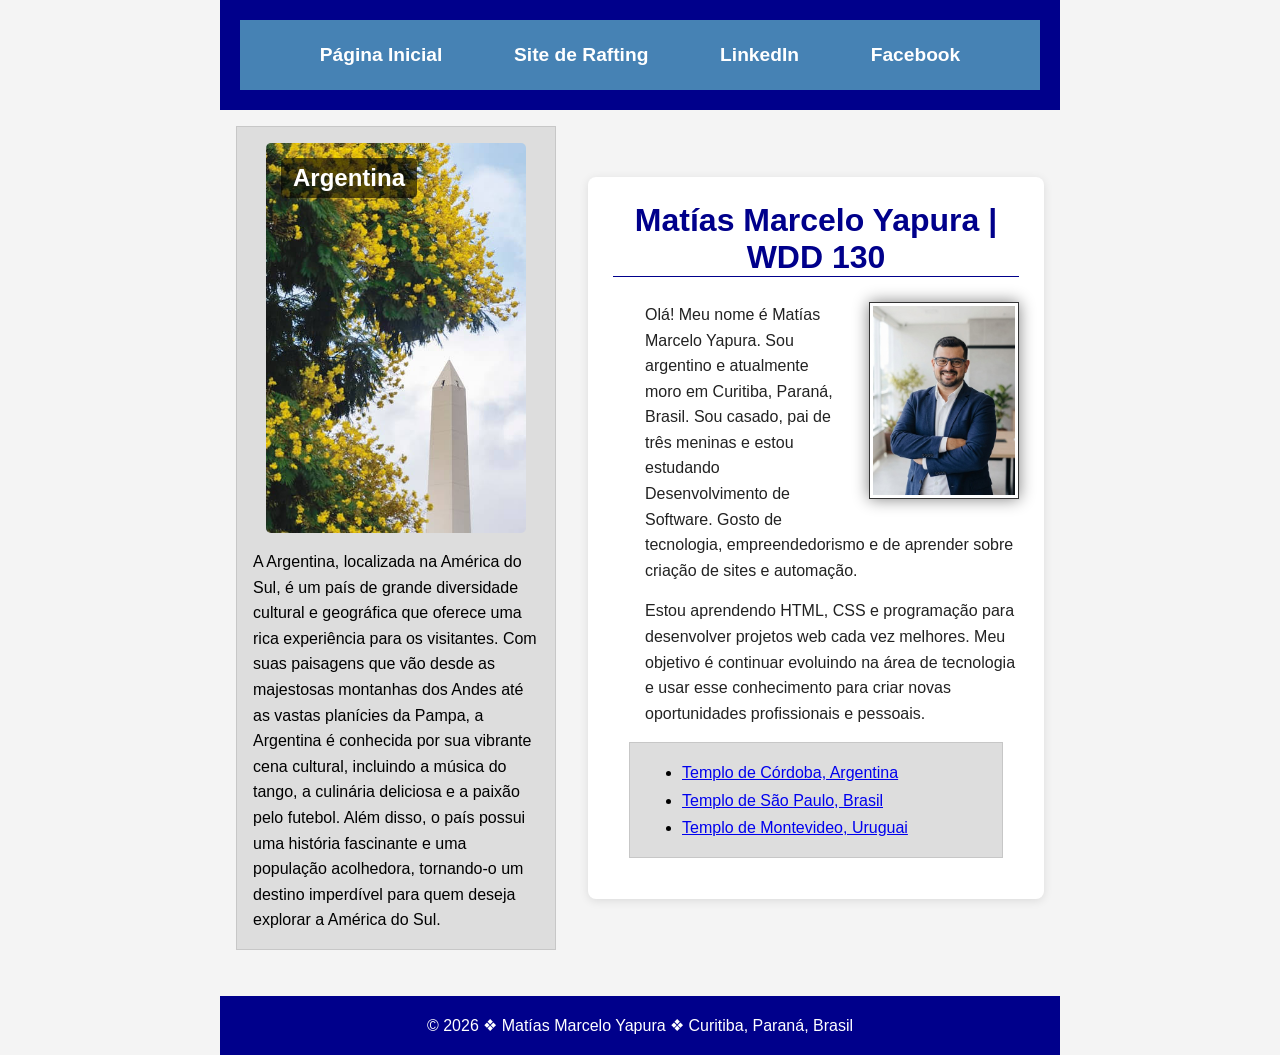
<file: index.html>
<!DOCTYPE html>
<html lang="pt-br">

<head>
    <meta charset="utf-8">
    <meta name="viewport" content="width=device-width, initial-scale=1.0">

    <title>Matías Marcelo Yapura | WDD 130</title>

    <meta name="description"
        content="Página pessoal de Matías Marcelo Yapura criada para o curso WDD 130, com o objetivo de apresentar o aluno e seus projetos de desenvolvimento web.">

    <meta name="author" content="Matías Marcelo Yapura">

    <link rel="stylesheet" href="estilos/estilos.css">
</head>

<body>

    <header>
        <nav>
            <a href="#" aria-current="page">Página Inicial</a>
            <a href="wwr/">Site de Rafting</a>
            <a href="https://linkedin.com" target="_blank">LinkedIn</a>
            <a href="https://facebook.com" target="_blank">Facebook</a>
        </nav>
    </header>

    <div class="grid">

        <main>

            <h1>Matías Marcelo Yapura | WDD 130</h1>

            <img src="imagens/perfil.jpg" alt="Olá, meu nome é Matías Marcelo Yapura" width="200">

            <p class="identacao">
                Olá! Meu nome é Matías Marcelo Yapura. Sou argentino e atualmente
                moro em Curitiba, Paraná, Brasil. Sou casado, pai de três meninas
                e estou estudando Desenvolvimento de Software. Gosto de tecnologia,
                empreendedorismo e de aprender sobre criação de sites e automação.
            </p>

            <p class="identacao">
                Estou aprendendo HTML, CSS e programação para desenvolver projetos
                web cada vez melhores. Meu objetivo é continuar evoluindo na área
                de tecnologia e usar esse conhecimento para criar novas
                oportunidades profissionais e pessoais.
            </p>

            <ul class="caixa identacao">
                <li>
                    <a href="https://churchofjesuschristtemples.org/cordoba-argentina-temple/" target="_blank">
                        Templo de Córdoba, Argentina
                    </a>
                </li>

                <li>
                    <a href="https://churchofjesuschristtemples.org/sao-paulo-brazil-temple/" target="_blank">
                        Templo de São Paulo, Brasil
                    </a>
                </li>

                <li>
                    <a href="https://churchofjesuschristtemples.org/montevideo-uruguay-temple/" target="_blank">
                        Templo de Montevideo, Uruguai
                    </a>
                </li>
            </ul>

        </main>

        <aside class="caixa">
            <div class="argentina-conteudo">
                <div class="argentina-imagem">
                    <h2>Argentina</h2>

                    <img src="imagens/argentina_representativa.jpg" alt="Paisagem representativa da Argentina">
                </div>

                <p class="identacao">
                    A Argentina, localizada na América do Sul, é um país de grande diversidade
                    cultural e geográfica que oferece uma rica experiência para os visitantes.
                    Com suas paisagens que vão desde as majestosas montanhas dos Andes até as vastas planícies da Pampa,
                    a Argentina é conhecida por sua vibrante cena cultural,
                    incluindo a música do tango, a culinária deliciosa e a paixão pelo futebol.
                    Além disso, o país possui uma história fascinante e uma população acolhedora,
                    tornando-o um destino imperdível para quem deseja explorar a América do Sul.
                </p>

            </div>
        </aside>
    </div>

    <footer>
        <p>
            &copy; 2026 ❖ Matías Marcelo Yapura ❖ Curitiba, Paraná, Brasil
        </p>
    </footer>

</body>

</html>
</file>
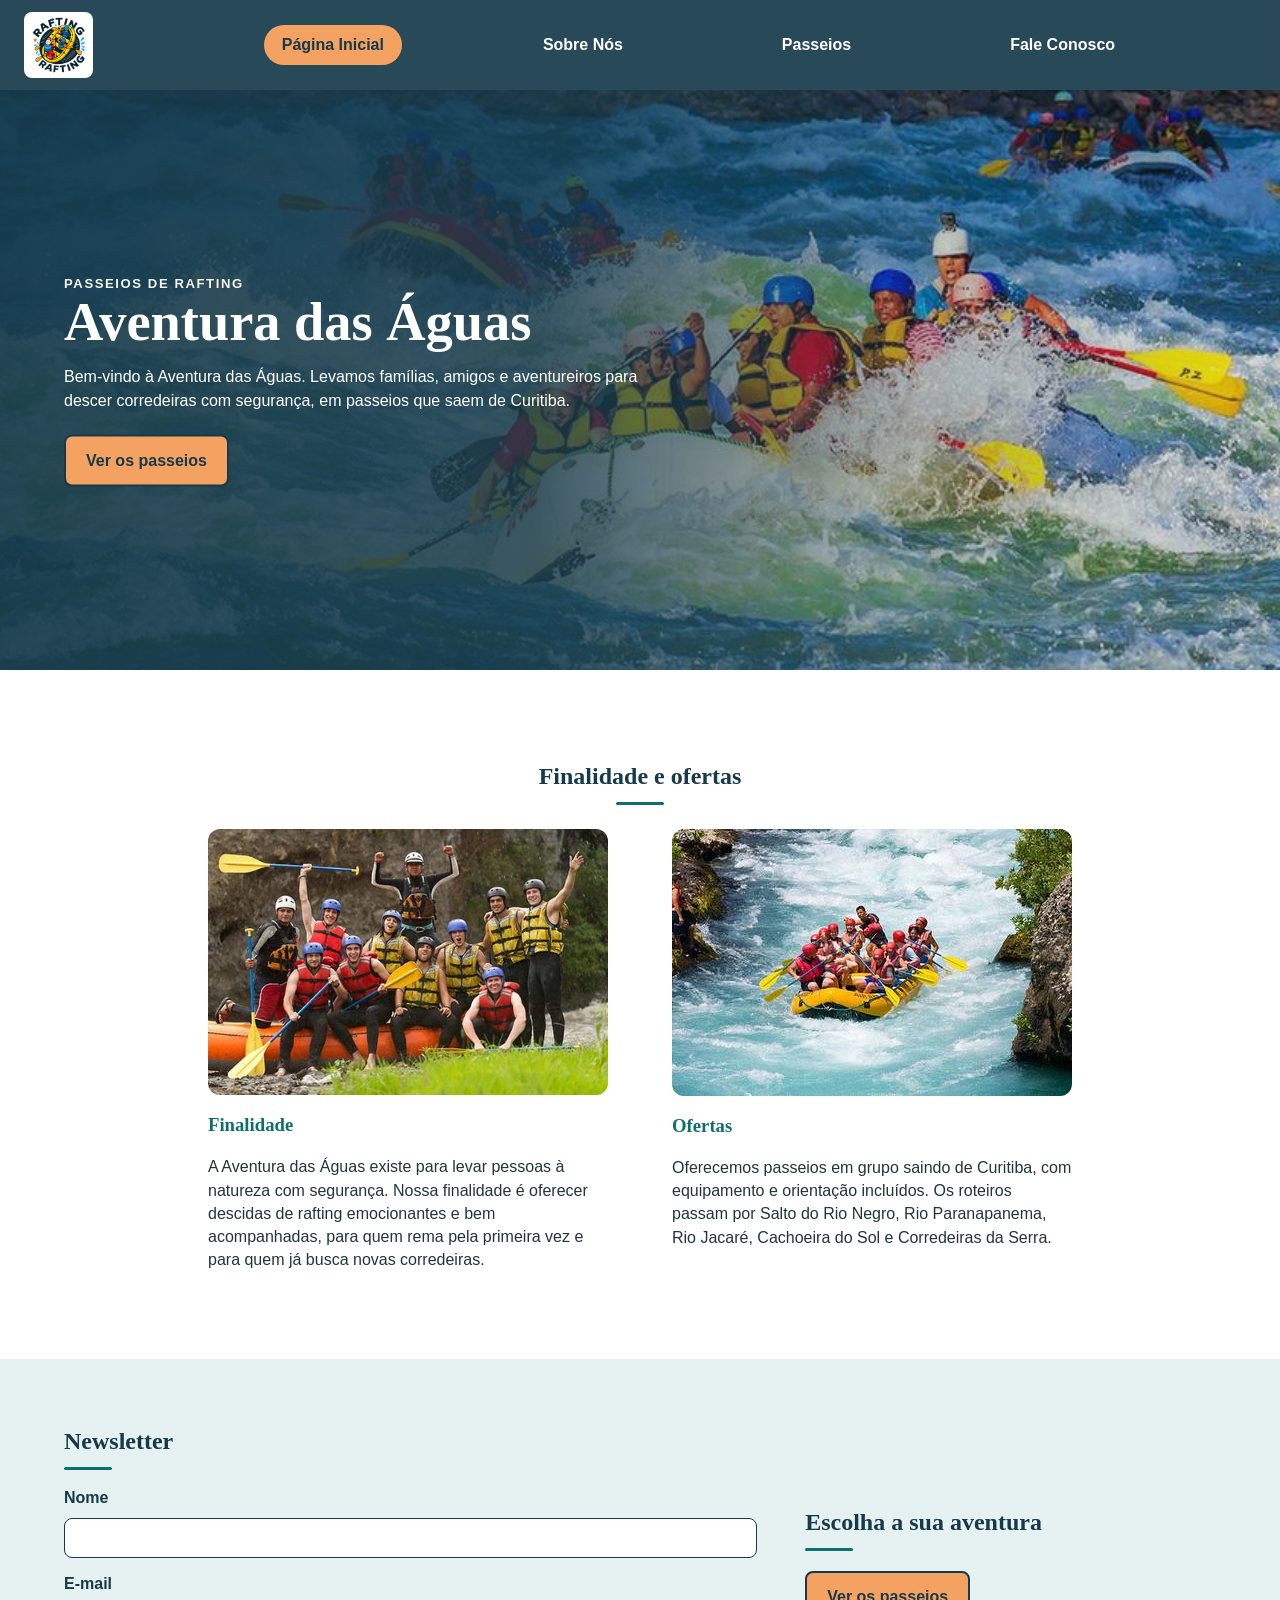
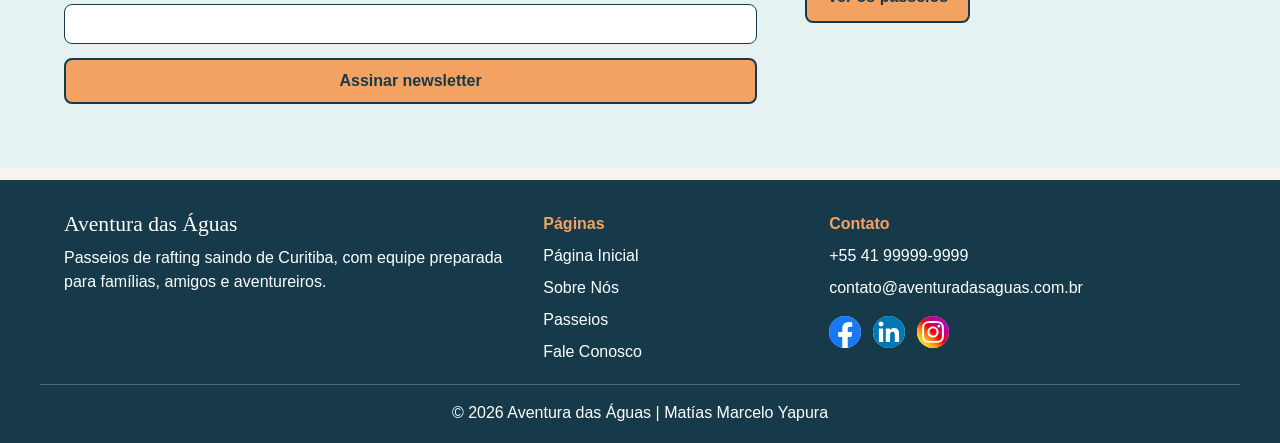
<file: wwr/index.html>
<!DOCTYPE html>
<html lang="pt-br">

<head>
    <meta charset="UTF-8">
    <meta name="viewport" content="width=device-width, initial-scale=1.0">

    <title>Página Inicial | Aventura das Águas</title>

    <meta
        name="description"
        content="Aventura das Águas organiza passeios de rafting saindo de Curitiba. Veja os rios, conheça a empresa e reserve a sua aventura."
    >
    <meta name="author" content="Matías Marcelo Yapura">

    <link rel="stylesheet" href="estilos/rafting.css">
</head>

<body class="inicio">

    <header>

        <div class="topo">

            <a class="marca" href="index.html">
                <img
                    src="imagens/logo_rafting.png"
                    alt="Logotipo da Aventura das Águas"
                >
            </a>

            <nav aria-label="Principal">
                <a href="index.html" aria-current="page">Página Inicial</a>
                <a href="sobre.html">Sobre Nós</a>
                <a href="passeios.html">Passeios</a>
                <a href="contato.html">Fale Conosco</a>
            </nav>

        </div>

    </header>

    <main>

        <div class="hero hero-banner">

            <img
                src="imagens/rafting_grupo.jpg"
                alt="Vários grupos descendo corredeiras em botes de rafting"
            >

            <div class="hero-conteudo">

                <p class="hero-apoio">Passeios de rafting</p>

                <h1>Aventura das Águas</h1>

                <p>
                    Bem-vindo à Aventura das Águas. Levamos famílias, amigos
                    e aventureiros para descer corredeiras com segurança, em
                    passeios que saem de Curitiba.
                </p>

                <a class="botao" href="passeios.html">Ver os passeios</a>

            </div>

        </div>

        <section class="faixa faixa-clara">

            <div class="conteudo finalidade-ofertas">

                <h2>Finalidade e ofertas</h2>

                <article>
                    <img
                        src="imagens/historia.jpg"
                        alt="Equipe posando em um bote laranja na margem do rio"
                    >
                    <h3>Finalidade</h3>
                    <p>
                        A Aventura das Águas existe para levar pessoas à natureza
                        com segurança. Nossa finalidade é oferecer descidas de
                        rafting emocionantes e bem acompanhadas, para quem rema
                        pela primeira vez e para quem já busca novas corredeiras.
                    </p>
                </article>

                <article>
                    <img
                        src="imagens/aventura1.jpg"
                        alt="Bote amarelo com grupo descendo uma corredeira de água azul"
                    >
                    <h3>Ofertas</h3>
                    <p>
                        Oferecemos passeios em grupo saindo de Curitiba, com
                        equipamento e orientação incluídos. Os roteiros passam
                        por Salto do Rio Negro, Rio Paranapanema, Rio Jacaré,
                        Cachoeira do Sol e Corredeiras da Serra.
                    </p>
                </article>

            </div>

        </section>

        <div class="faixa faixa-suave">

            <div class="conteudo acoes-iniciais">

                <section class="newsletter">

                    <h2>Newsletter</h2>

                    <form class="formulario" action="index.html" method="post">

                        <div class="campo">
                            <label for="nome">Nome</label>
                            <input
                                type="text"
                                id="nome"
                                name="nome"
                                autocomplete="name"
                                required
                            >
                        </div>

                        <div class="campo">
                            <label for="email">E-mail</label>
                            <input
                                type="email"
                                id="email"
                                name="email"
                                autocomplete="email"
                                required
                            >
                        </div>

                        <button type="submit">Assinar newsletter</button>

                    </form>

                </section>

                <section class="empresa">

                    <h2>Escolha a sua aventura</h2>

                    <p>
                        <a class="botao" href="passeios.html">Ver os passeios</a>
                    </p>

                </section>

            </div>

        </div>

    </main>

    <footer>

        <div class="rodape-grade">

            <div class="rodape-marca">
                <p class="rodape-nome">Aventura das Águas</p>
                <p>
                    Passeios de rafting saindo de Curitiba, com equipe
                    preparada para famílias, amigos e aventureiros.
                </p>
            </div>

            <nav class="rodape-paginas" aria-label="Páginas do site">
                <p class="rodape-titulo">Páginas</p>
                <a href="index.html">Página Inicial</a>
                <a href="sobre.html">Sobre Nós</a>
                <a href="passeios.html">Passeios</a>
                <a href="contato.html">Fale Conosco</a>
            </nav>

            <div class="rodape-contato">
                <p class="rodape-titulo">Contato</p>
                <a href="tel:+5541999999999">+55 41 99999-9999</a>
                <a href="mailto:contato@aventuradasaguas.com.br">contato@aventuradasaguas.com.br</a>
                <nav class="redes-sociais" aria-label="Redes sociais">

                    <a href="https://facebook.com">
                        <img
                            src="imagens/icon-facebook.svg"
                            alt="Facebook"
                        >
                    </a>

                    <a href="https://linkedin.com">
                        <img
                            src="imagens/icon-linkedin.svg"
                            alt="LinkedIn"
                        >
                    </a>

                    <a href="https://instagram.com">
                        <img
                            src="imagens/icon-instagram.svg"
                            alt="Instagram"
                        >
                    </a>

                </nav>
            </div>

        </div>

        <p class="rodape-copy">
            © 2026 Aventura das Águas | Matías Marcelo Yapura
        </p>

    </footer>

</body>

</html>
</file>
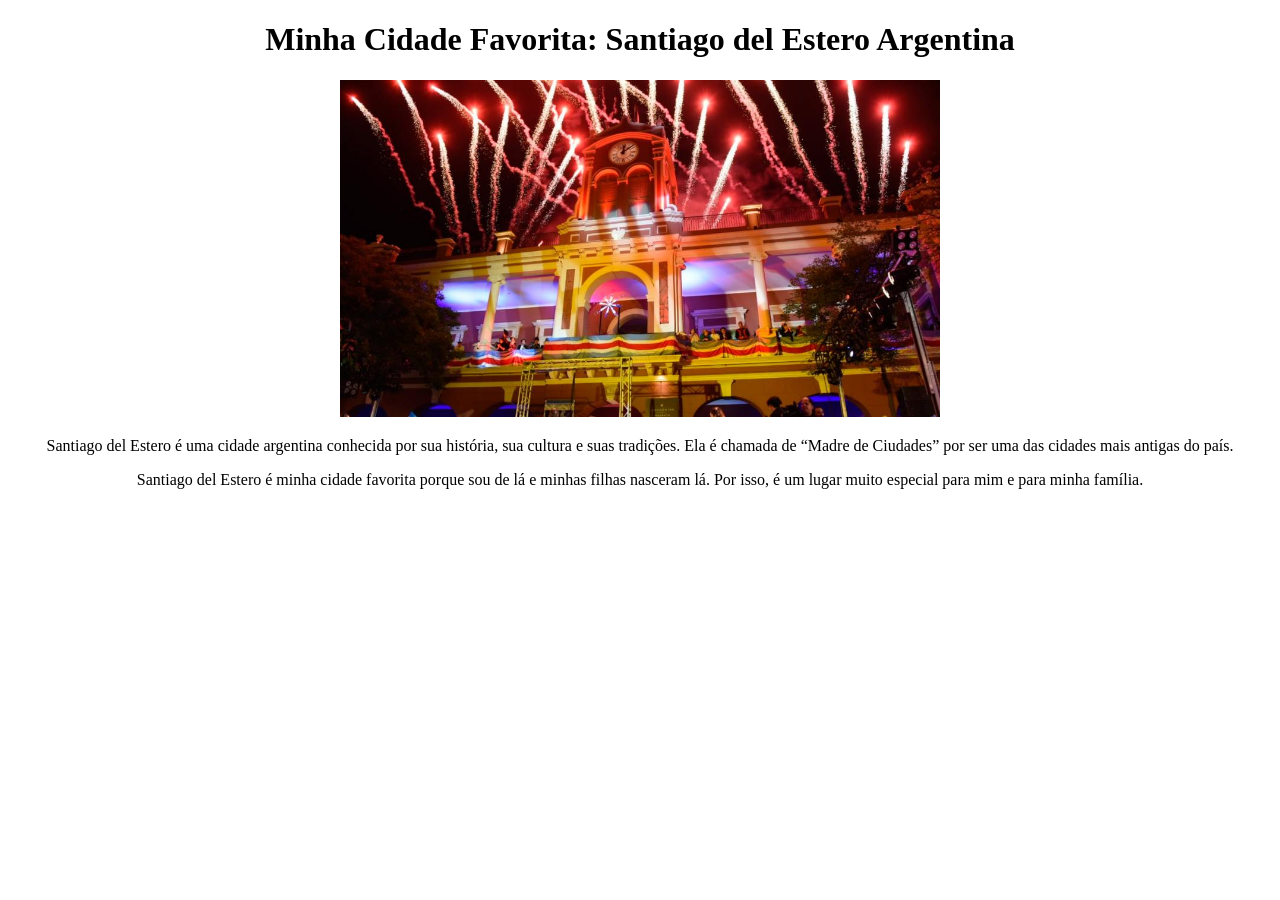
<file: semana01/cidade-favorita.html>
<!DOCTYPE html>
<html lang="pt-br">

<head>
    <meta charset="UTF-8">
    <meta name="viewport" content="width=device-width, initial-scale=1.0">
    <title>Cidade Favorita</title>
</head>

<body style="text-align: center;">

    <h1>Minha Cidade Favorita: Santiago del Estero Argentina</h1>

    <img src="imagens/cabildo-santiago.jpeg"
     alt="Cabildo de Santiago del Estero"
     style="width: 600px; max-width: 100%;">
    <p>Santiago del Estero é uma cidade argentina conhecida por sua história, sua cultura e suas tradições.
         Ela é chamada de “Madre de Ciudades” por ser uma das cidades mais antigas do país.</p>

    <p>Santiago del Estero é minha cidade favorita porque sou de lá e minhas filhas nasceram lá.
         Por isso, é um lugar muito especial para mim e para minha família.</p>

        
</body>

</html>
</file>
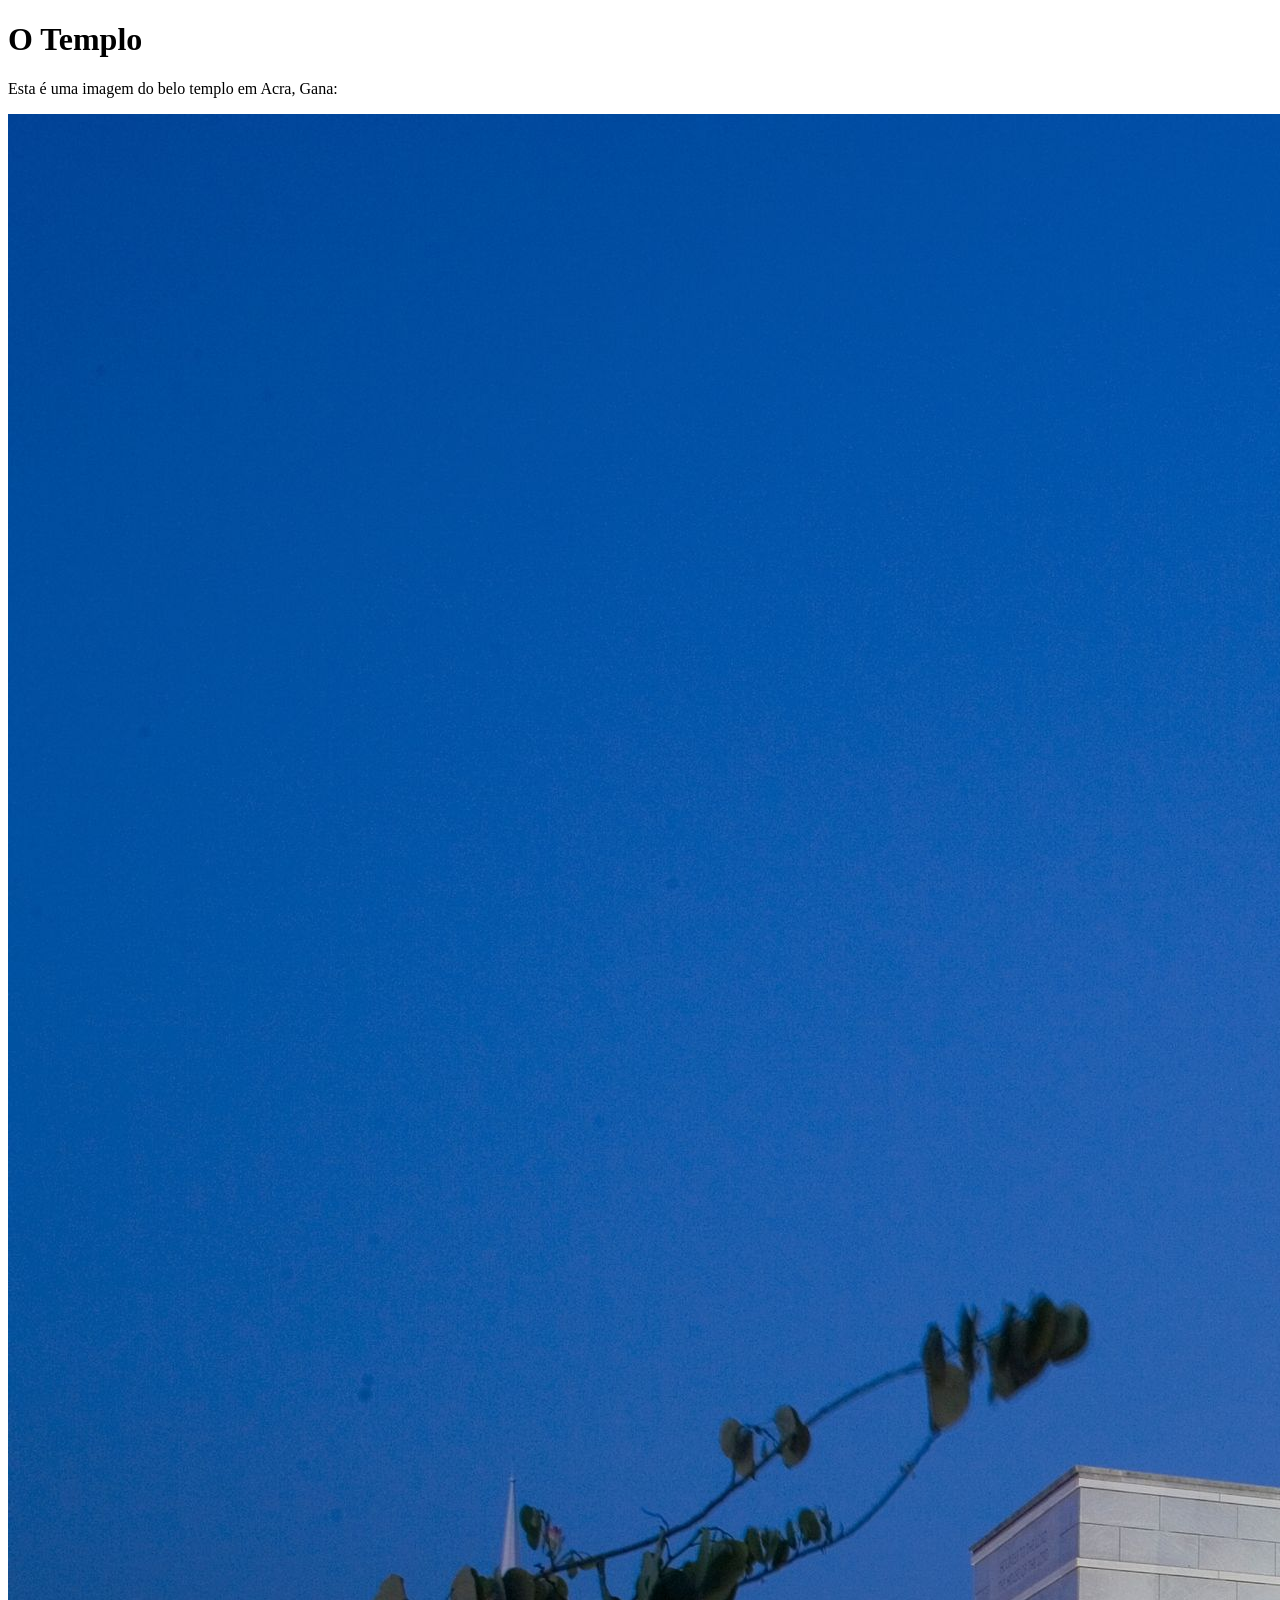
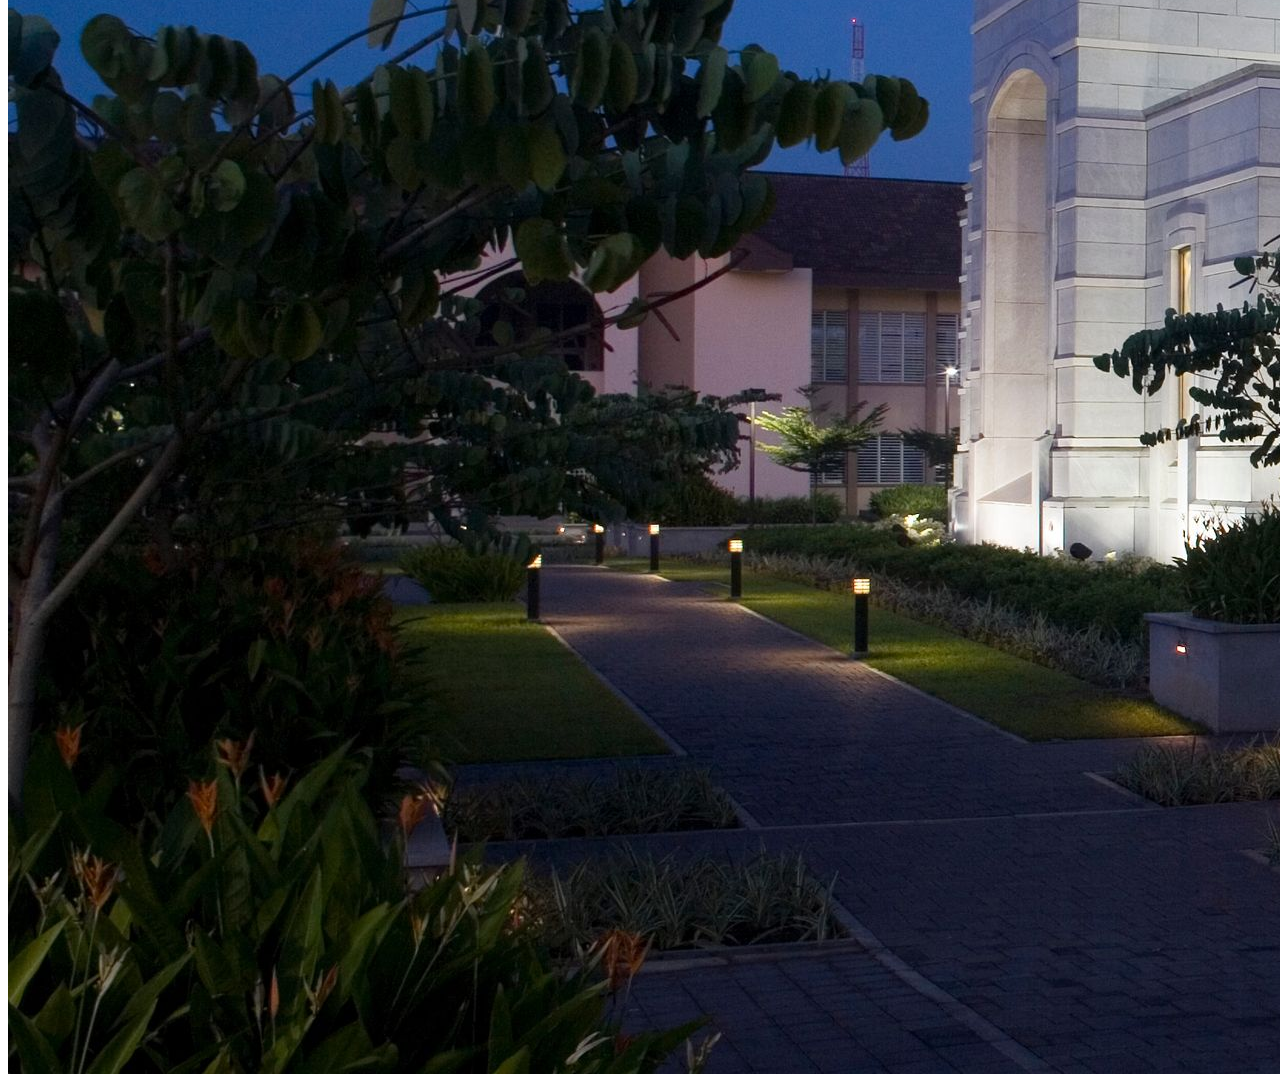
<file: semana01/imagens.html>
<!DOCTYPE html>
<html lang="pt-br">
<head>
    <meta charset="UTF-8">
    <meta name="viewport" content="width=device-width, initial-scale=1.0">
    <title>Imagem do Templo</title>
</head>
<body>
    <h1>O Templo</h1>
    <p>Esta é uma imagem do belo templo em Acra, Gana:</p>
    <img src="imagens/templo-largo.jpeg" alt="O Templo de Acra, Gana">
    
</body>
</html>
</file>
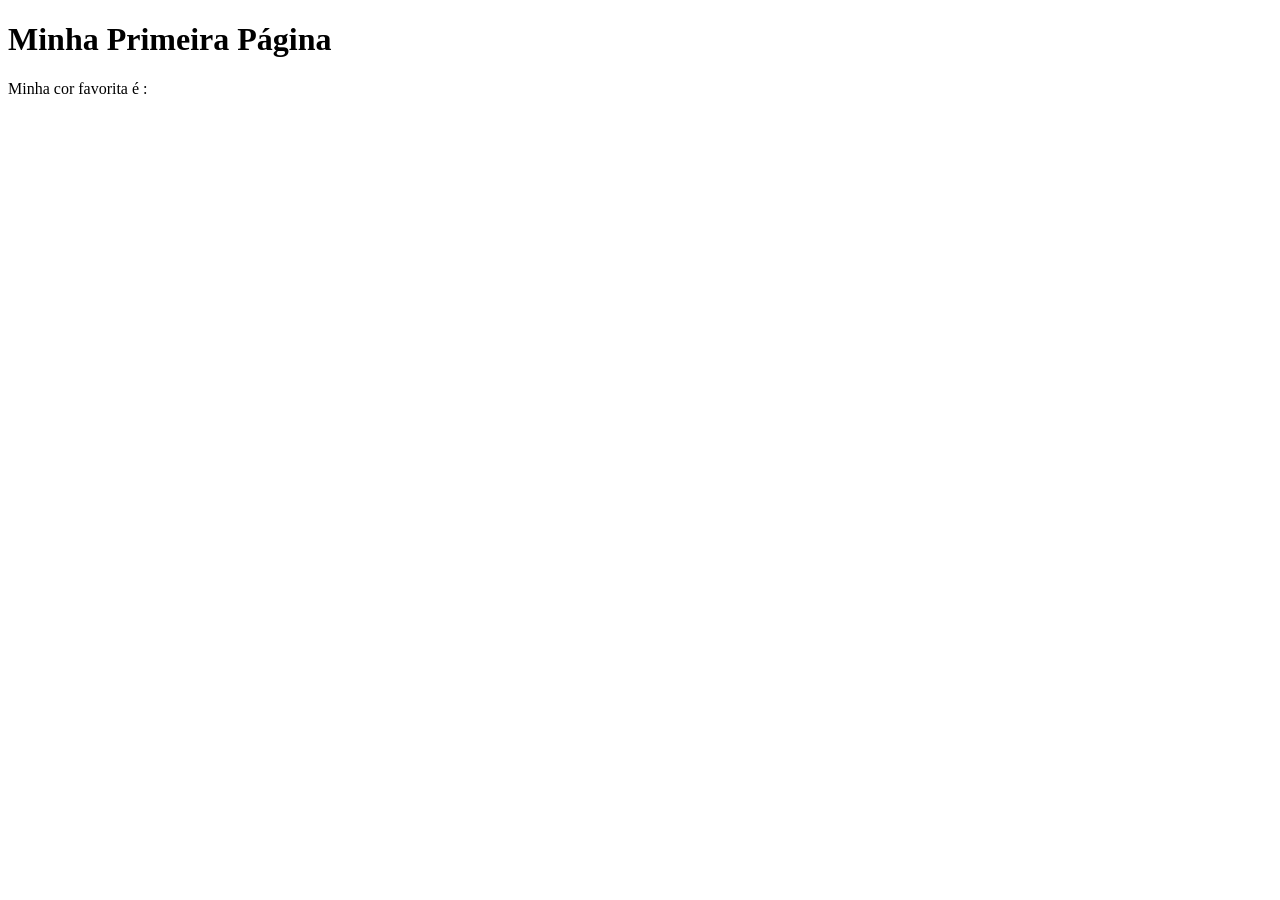
<file: semana01/primeira-pagina.html>
<!DOCTYPE html>
<html lang="pt-br">
<head>
    <meta charset="UTF-8">
    <meta name="viewport" content="width=device-width, initial-scale=1.0">
    <title>Minha Primeira Página</title>
</head>
<body>
    <h1>Minha Primeira Página</h1>
    <p>Minha cor favorita é : </p>
</body>
</html>
</file>
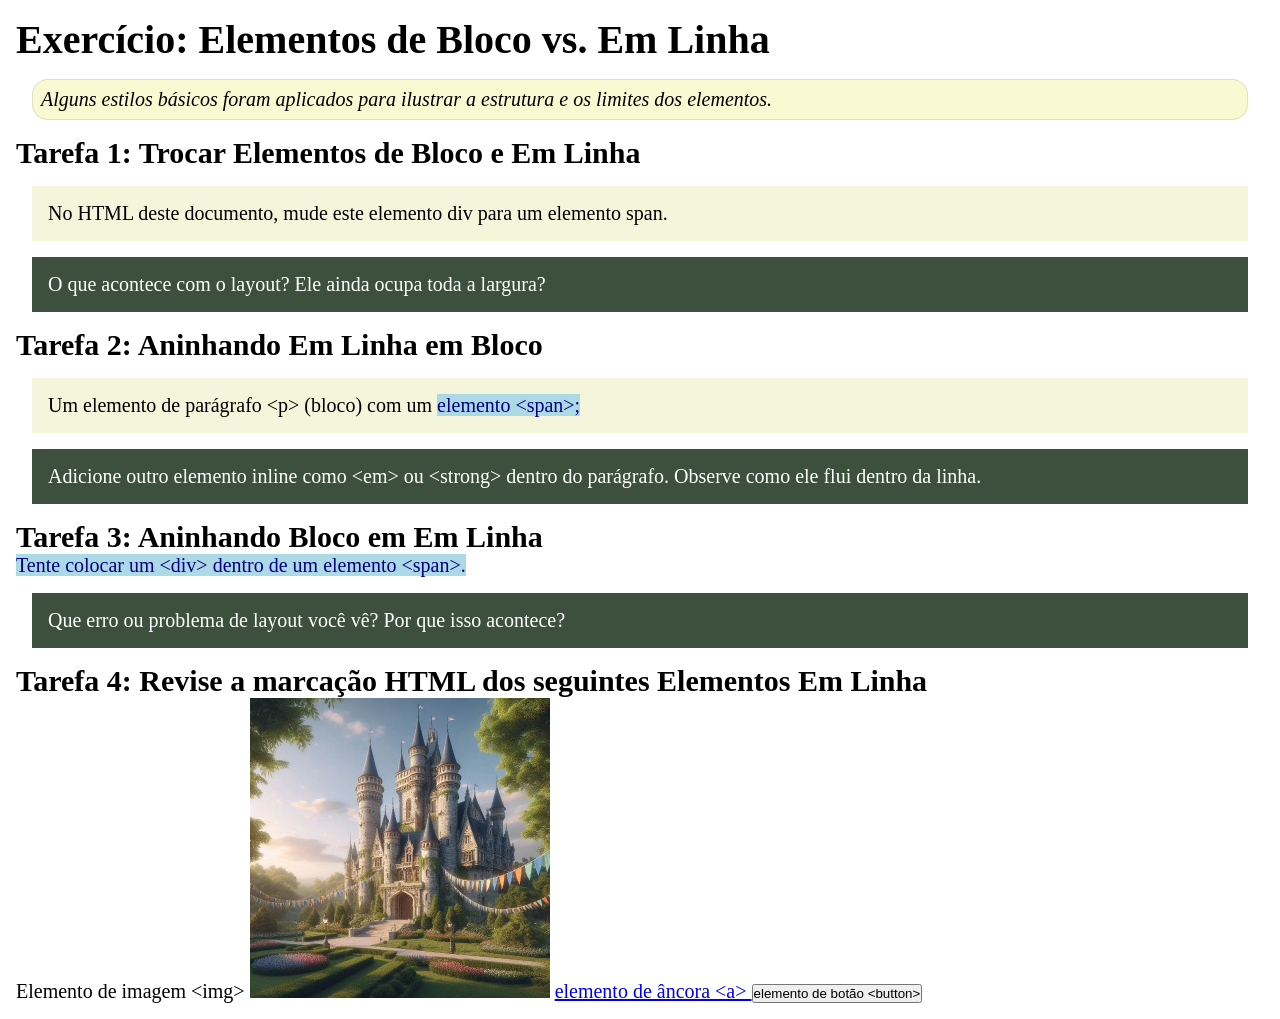
<file: semana02/bloco-vs-inline.html>
<!DOCTYPE html>
<html lang="pt-br">

<head>
    <meta charset="UTF-8">
    <meta name="viewport" content="width=device-width, initial-scale=1.0">
    <title>Exercício: Elementos de Bloco vs. Inline</title>
    <link rel="stylesheet" href="estilos/bloco-vs-inline.css">
</head>

<body>
    <main>
        <h1>Exercício: Elementos de Bloco vs. Em Linha</h1>
        <p class="note">Alguns estilos básicos foram aplicados para ilustrar a estrutura e os limites dos elementos.</p>

        <h2>Tarefa 1: Trocar Elementos de Bloco e Em Linha</h2>
        <div>No HTML deste documento, mude este elemento div para um elemento span.</div>

        <p class="question">O que acontece com o layout? Ele ainda ocupa toda a largura?</p>

        <h2>Tarefa 2: Aninhando Em Linha em Bloco</h2>
        <p>Um elemento de parágrafo &lt;p&gt; (bloco) com um <span>elemento &lt;span&gt;;</span></p>
        <p class="question">Adicione outro elemento inline como &lt;em&gt; ou &lt;strong&gt; dentro do parágrafo.
            Observe como ele flui dentro da linha.</p>

        <h2>Tarefa 3: Aninhando Bloco em Em Linha</h2>
        <span>Tente colocar um &lt;div&gt; dentro de um elemento &lt;span&gt;.</span>
        <p class="question">Que erro ou problema de layout você vê? Por que isso acontece?</p>


        <h2>Tarefa 4: Revise a marcação HTML dos seguintes Elementos Em Linha</h2>
        Elemento de imagem &lt;img&gt;
        <img src="imagens/castelo.webp" alt="imagem (imagens estão em linha)" width="300" height="300">
        <a href="https://churchofjesuschrist.org">elemento de âncora &lt;a&gt; </a>
        <button type="button">elemento de botão &lt;button&gt;</button>
    </main>
</body>

</html>
</file>
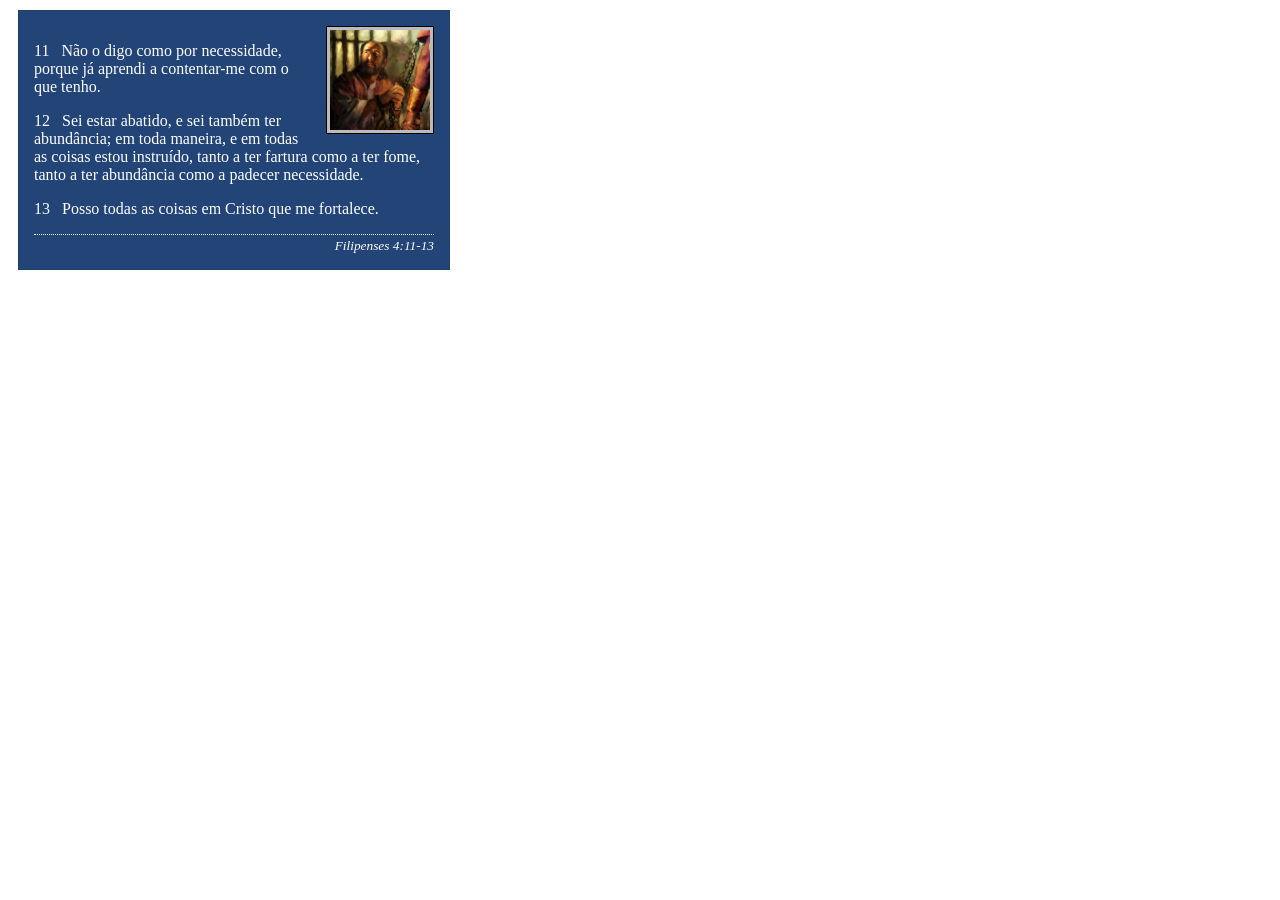
<file: semana02/box-model-solucao.html>
<!DOCTYPE html>
<html lang="pt-br">

<head>
    <meta charset="UTF-8">
    <meta name="viewport" content="width=device-width, initial-scale=1.0">
    <title>Atividade de Box Model</title>
    <link rel="stylesheet" href="estilos/box-model-solucao.css">
</head>

<body>
    <main>
        <div class="callout">
            <img src="imagens/apostolo-paulo-preso.webp" alt="Apóstolo Paulo - Preso em Roma" width="200" height="200">
            <blockquote>
                <p>11 &nbsp; Não o digo como por necessidade, porque já aprendi a contentar-me com o que tenho.</p>
                <p>12 &nbsp; Sei estar abatido, e sei também ter abundância; em toda maneira, e em todas as coisas estou
                    instruído, tanto a ter fartura como a ter fome, tanto a ter abundância como a padecer necessidade.
                </p>
                <p>13 &nbsp; Posso todas as coisas em Cristo que me fortalece.</p>
            </blockquote>
            <cite>Filipenses 4:11-13</cite>
        </div>
    </main>
</body>

</html>
</file>
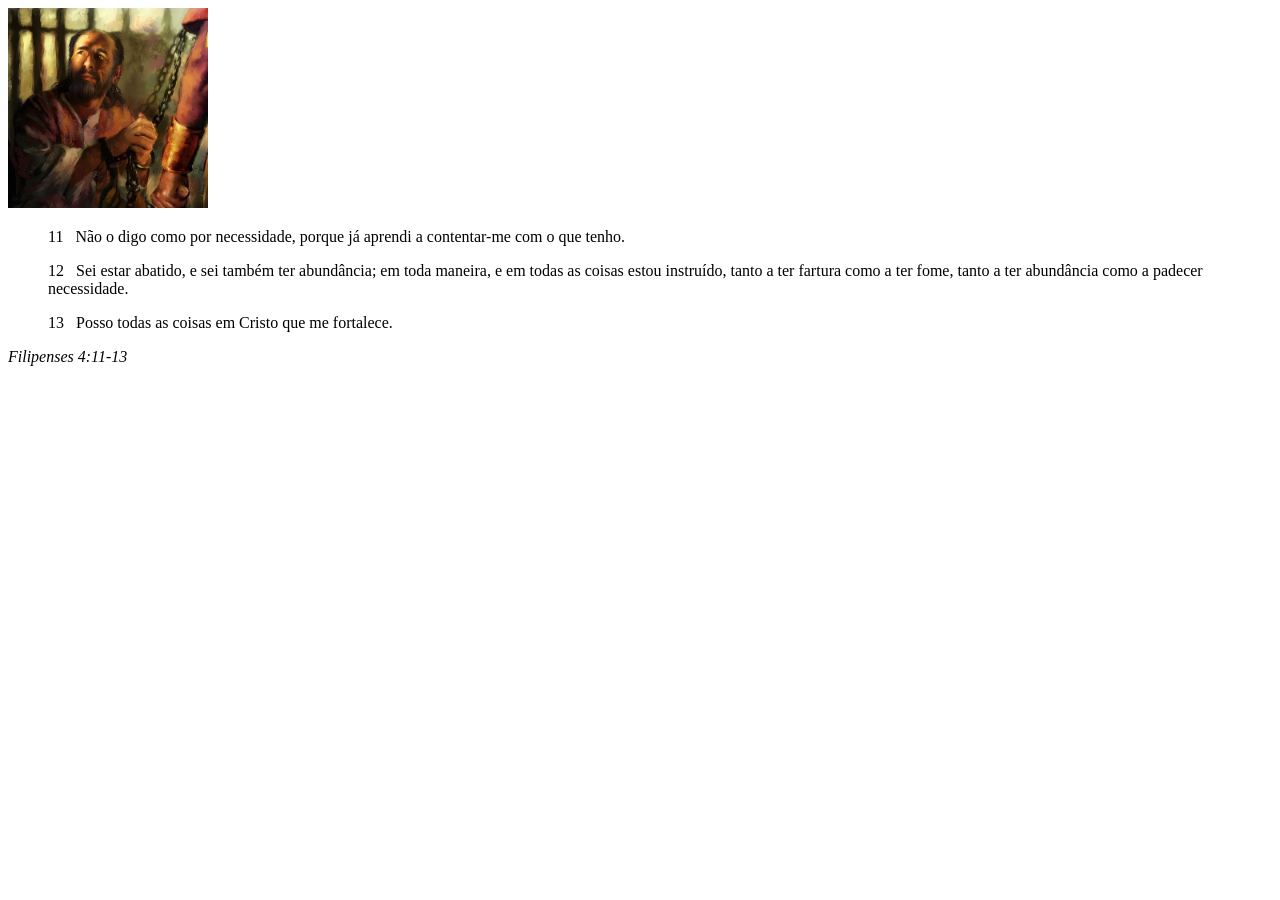
<file: semana02/box-model.html>
<!DOCTYPE html>
<html lang="pt-br">
<head>
    <meta charset="UTF-8">
    <meta name="viewport" content="width=device-width, initial-scale=1.0">
    <title>Atividade de Box Model</title>
</head>
<body>
    <main>
        <div class="callout">
            <img src="imagens/apostolo-paulo-preso.webp" alt="Apóstolo Paulo - Preso em Roma" width="200" height="200">
            <blockquote>
                <p>11 &nbsp; Não o digo como por necessidade, porque já aprendi a contentar-me com o que tenho.</p>
                <p>12 &nbsp; Sei estar abatido, e sei também ter abundância; em toda maneira, e em todas as coisas estou instruído, tanto a ter fartura como a ter fome, tanto a ter abundância como a padecer necessidade.</p>
                <p>13 &nbsp; Posso todas as coisas em Cristo que me fortalece.</p>
            </blockquote>
            <cite>Filipenses 4:11-13</cite>
        </div>
    </main>
</body>
</html>
</file>
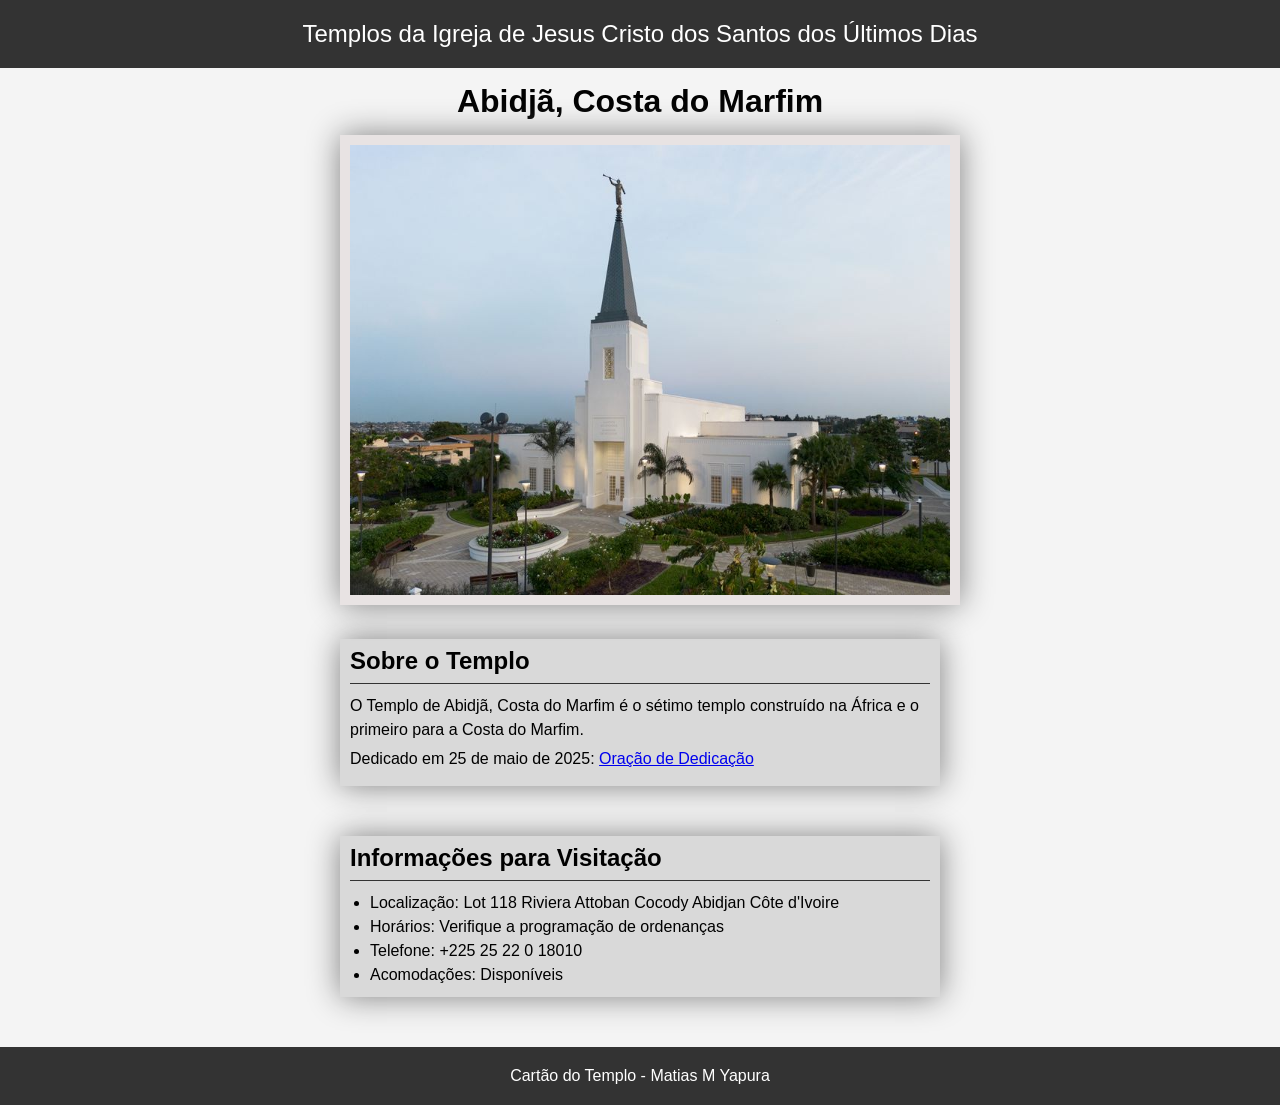
<file: semana02/templo.html>
<!DOCTYPE html>
<html lang="pt-br">

<head>
    <meta charset="UTF-8">
    <meta name="viewport" content="width=device-width, initial-scale=1.0">
    <title>Cartão do Templo - Abidjã, Costa do Marfim</title>
    <link rel="stylesheet" href="estilos/templo.css">
</head>

<body>
    <header>
        <p>Templos da Igreja de Jesus Cristo dos Santos dos Últimos Dias</p>
    </header>
    <main>
        <h1>Abidjã, Costa do Marfim</h1>
        <picture>
            <img src="imagens/abidja-costa-do-marfim.jpeg" alt="Templo de Abidjã, Costa do Marfim">
        </picture>
        <section>
            <h2>Sobre o Templo</h2>
            <p>O Templo de Abidjã, Costa do Marfim é o sétimo templo construído na África e o primeiro para a Costa do Marfim.</p>
            <p>Dedicado em 25 de maio de 2025: <a
                    href="https://www.churchofjesuschrist.org/temples/dedicatory-prayer/abidjan-ivory-coast-temple/2025-05-25?lang=eng"
                    target="_blank" rel="noopener noreferrer">Oração de Dedicação</a></p>
        </section>
        <section>
            <h2>Informações para Visitação</h2>
            <ul>
                <li>Localização: Lot 118 Riviera Attoban Cocody Abidjan Côte d'Ivoire</li>
                <li>Horários: Verifique a programação de ordenanças</li>
                <li>Telefone: +225 25 22 0 18010</li>
                <li>Acomodações: Disponíveis</li>
            </ul>
        </section>
    </main>
    <footer>
        <p>Cartão do Templo - Matias M Yapura</p>
    </footer>
</body>

</html>
</file>
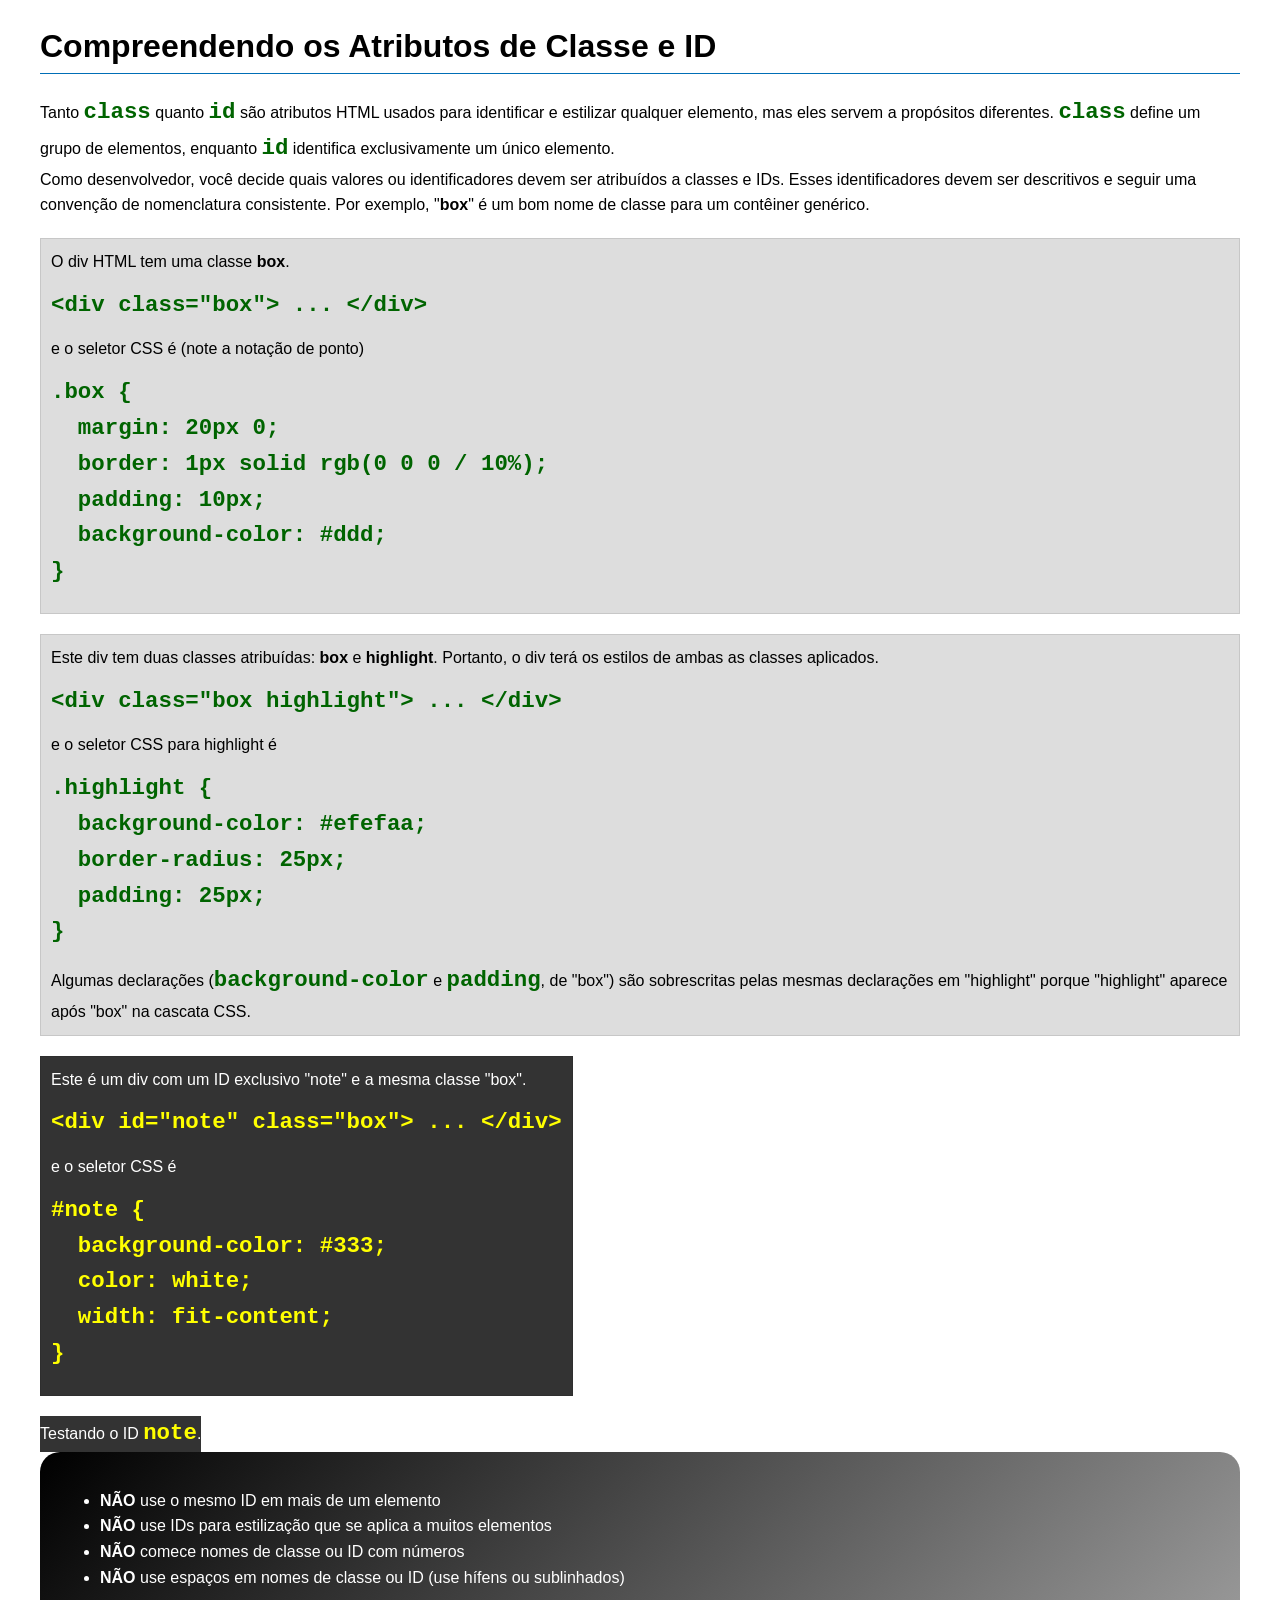
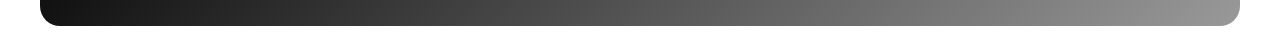
<file: semana03/classe-e-id.html>
<!DOCTYPE html>
<html lang="pt-br">

<head>
    <meta charset="UTF-8">
    <meta name="viewport" content="width=device-width, initial-scale=1.0">
    <title>Atributos de Classe vs ID</title>
    <link rel="stylesheet" href="estilos/classe-e-id.css">
</head>

<body>
    <h1>Compreendendo os Atributos de Classe e ID</h1>
    <p>Tanto <code>class</code> quanto <code>id</code> são atributos HTML usados para identificar e estilizar qualquer
        elemento, mas eles servem a propósitos diferentes. <code>class</code> define um grupo de elementos, enquanto
        <code>id</code> identifica exclusivamente um único elemento.
    </p>
    <p>Como desenvolvedor, você decide quais valores ou identificadores devem ser atribuídos a classes e IDs. Esses
        identificadores devem ser descritivos e seguir uma convenção de nomenclatura consistente. Por exemplo,
        "<strong>box</strong>" é um bom nome de classe para um contêiner genérico.</p>
    <div class="box">
        <p>O div HTML tem uma classe <strong>box</strong>.</p>
        <pre><code class="html">&lt;div class="box"&gt; ... &lt;/div&gt;</code></pre>
        e o seletor CSS é (note a notação de ponto)
        <pre><code class="css">.box {
  margin: 20px 0;
  border: 1px solid rgb(0 0 0 / 10%);
  padding: 10px;
  background-color: #ddd; 
}</code></pre>
    </div>

    <div class="box">
        <p>Este div tem duas classes atribuídas: <strong>box</strong> e <strong>highlight</strong>. Portanto, o div terá
            os estilos de ambas as classes aplicados.</p>
        <pre><code class="html">&lt;div class="box highlight"&gt; ... &lt;/div&gt;</code></pre>
        e o seletor CSS para highlight é
        <pre><code class="css">.highlight {
  background-color: #efefaa;
  border-radius: 25px;
  padding: 25px;
}</code></pre>
        <p>Algumas declarações (<code>background-color</code> e <code>padding</code>, de "box") são sobrescritas pelas
            mesmas declarações em "highlight" porque "highlight" aparece após "box" na cascata CSS.</p>
    </div>

    <div id="note" class="box">
        <p>Este é um div com um ID exclusivo "note" e a mesma classe "box".</p>
        <pre><code class="html">&lt;div id="note" class="box"&gt; ... &lt;/div&gt;</code></pre>
        e o seletor CSS é
        <pre><code class="css">#note {
  background-color: #333;
  color: white;
  width: fit-content;
}</code></pre>
    </div>

    <div id="note">
        <p>Testando o ID <code>note</code>.</p>
    </div>

    <section id="melhor-pratica">
        <ul>
            <li><strong>NÃO</strong> use o mesmo ID em mais de um elemento</li>
            <li><strong>NÃO</strong> use IDs para estilização que se aplica a muitos elementos</li>
            <li><strong>NÃO</strong> comece nomes de classe ou ID com números</li>
            <li><strong>NÃO</strong> use espaços em nomes de classe ou ID (use hífens ou sublinhados)</li>
        </ul>
    </section>

    <br>

</body>

</html>
</file>
<file: estilos/estilos.css>
/* Reset CSS do meu projeto */

* {
    margin: 0;
    padding: 0;
    box-sizing: border-box;
}

body {
    font-family: Arial, Helvetica, sans-serif;
    background-color: #f4f4f4;
    color: #222;
}


/* Limite e centralização da página */

header,
footer,
.grid {
    max-width: 840px;
    margin: 0 auto;
}


/* Grade principal */

.grid {
    display: grid;
    align-items: center;
}


/* Cabeçalho */

header {
    background-color: darkblue;
    padding: 20px;
}


/* Navegação */

nav {
    background-color: steelblue;
    padding: 1rem;
    display: flex;
    justify-content: space-evenly;
    align-items: center;
}

nav a {
    display: block;
    padding: 0.5rem;
    text-decoration: none;
    font-size: 1.2rem;
    font-weight: 700;
    color: #fff;
    transition: 0.3s;
}

nav a:hover {
    background-color: white;
    color: darkblue;
    border-radius: 5px;
}


/* Conteúdo principal */

main {
    grid-column: 2 / 3;
    margin: 1rem;
    padding: 25px;
    background-color: white;
    border-radius: 8px;
    box-shadow: 0 2px 10px rgb(0 0 0 / 10%);
}

h1 {
    color: darkblue;
    text-align: center;
    margin-bottom: 25px;
    border-bottom: 1px solid darkblue;
}


/* Foto de perfil */

main img {
    width: 150px;
    height: auto;
    float: right;
    margin: 0 0 15px 25px;
    border: 1px solid #333;
    padding: 3px;
    box-shadow: 0 0 15px gray;
}


/* Parágrafos */

main p {
    margin: 15px 0;
    line-height: 1.6;
}


/* Lista dos templos */

main ul {
    clear: both;
    max-width: 600px;
    margin: 25px auto;
    line-height: 1.7;
}

main ul li {
    margin-left: 20px;
}


/* Estado / País */

aside {
    width: 20rem;
    position: relative;
    grid-column: 1 / 2;
    grid-row: 1 / 2;
}


/* Conteúdo da Argentina */

.argentina-conteudo {
    display: flex;
    flex-direction: column;
    align-items: center;
    gap: 1rem;
}


/* Área da imagem */

.argentina-imagem {
    width: 100%;
    max-width: 260px;
    position: relative;
}


/* Imagem da Argentina */

.argentina-imagem img {
    width: 100%;
    height: auto;
    display: block;
    border-radius: 5px;
}


/* Título sobre a imagem */

.argentina-imagem h2 {
    position: absolute;
    top: 15px;
    left: 15px;
    color: white;
    background-color: rgb(0 0 0 / 60%);
    padding: 6px 12px;
    border-radius: 5px;
}


/* Texto da Argentina */

.argentina-conteudo p {
    margin: 0;
    line-height: 1.6;
    text-align: left;
    padding-left: 0;
}


/* Rodapé */

footer {
    background-color: darkblue;
    color: white;
    text-align: center;
    padding: 20px;
    margin-top: 30px;
}


/* Seletores de classe */

.caixa {
    margin: 1rem;
    border: 1px solid rgb(0 0 0 / 10%);
    padding: 1rem;
    background-color: #ddd;
    color: #000;
}


/* Identação usada na aula */

.identacao {
    padding-left: 2rem;
}
</file>
<file: wwr/estilos/rafting.css>
/* =========================
   RESET CSS
   ========================= */

* {
    margin: 0;
    padding: 0;
    box-sizing: border-box;
}


/* =========================
   ESTILO GERAL DO BODY
   ========================= */

body {
    font-family: Arial, Helvetica, sans-serif;
    color: #24343B;
    background-color: #F7F4ED;
    line-height: 1.5;
}

html,
body {
    max-width: 100%;
    overflow-x: hidden;
}

main {
    width: 100%;
    max-width: none;
    margin: 0;
    padding: 0;
}

img {
    max-width: 100%;
}

:focus-visible {
    outline: 3px solid #0F6F70;
    outline-offset: 3px;
}


/* =========================
   TÍTULOS
   ========================= */

h1,
h2,
h3 {
    font-family: "Times New Roman", Georgia, serif;
    color: #163A4A;
    text-align: center;
    overflow-wrap: anywhere;
}

main h2::after {
    content: "";
    display: block;
    width: 48px;
    height: 3px;
    margin: 8px auto 0;
    background-color: #0F6F70;
    border-radius: 999px;
}


/* =========================
   ESPAÇAMENTO DOS ELEMENTOS
   ========================= */

nav,
p,
section,
article {
    margin: 16px;
    padding: 8px;
}


/* =========================
   HEADER
   ========================= */

header {
    width: 100%;
    max-width: none;
    background-color: #163A4A;
}

@supports (backdrop-filter: blur(10px)) {
    header {
        background-color: rgba(22, 58, 74, 0.92);
        backdrop-filter: blur(10px);
    }
}

.topo {
    display: flex;
    justify-content: space-between;
    align-items: center;
    width: min(calc(100% - 48px), 1600px);
    margin-inline: auto;
    padding: 12px 0;
}

.marca {
    display: flex;
    align-items: center;
    margin: 0;
    padding: 0;
    color: #FFFFFF;
    text-decoration: none;
}

.marca img {
    display: block;
    height: 66px;
    width: auto;
    max-width: 100%;
    background-color: #FFFFFF;
    border-radius: 8px;
    padding: 3px;
}

header nav {
    display: flex;
    flex: 1;
    align-items: center;
    justify-content: space-evenly;
    margin: 0;
    padding: 0 0 0 48px;
}

header nav a {
    display: inline-block;
    flex: 0 0 auto;
    padding: 8px 18px;
    color: #FFFFFF;
    background-color: transparent;
    border: 0;
    border-radius: 999px;
    font-weight: bold;
    text-align: center;
    text-decoration: none;
}

header nav a:hover,
header nav a:focus-visible,
header nav a[aria-current="page"] {
    color: #163A4A;
    background-color: #F4A261;
}

header :focus-visible {
    outline-color: #F4A261;
}


/* =========================
   HERO
   ========================= */

.hero {
    position: relative;
    margin: 0 0 8px;
}

.hero > img {
    display: block;
    width: 100%;
    height: auto;
}

.hero h1 {
    position: absolute;
    top: 20px;
    left: 0;
    width: 100%;
    padding: 16px;
    text-align: center;
    background-color: #163A4Aee;
    color: #FFFFFF;
}

.hero h1::after {
    display: none;
}

.hero article {
    position: absolute;
    bottom: 20px;
    left: 40px;
    right: 40px;
    margin: 0;
    background-color: #ffffffeb;
    color: #24343B;
    border-radius: 12px;
    border-top: 4px solid #0F6F70;
    box-shadow: 0 10px 24px rgba(22, 58, 74, 0.22);
}

.hero article img {
    float: right;
    width: 125px;
    height: auto;
    margin-left: 16px;
    border-radius: 8px;
}


/* =========================
   PÁGINA INICIAL
   ========================= */

.inicio main {
    width: 100%;
    max-width: none;
    margin: 0;
    padding-bottom: 0;
}

.faixa {
    width: 100%;
    margin: 0;
    padding: 64px 0;
}

.faixa-clara {
    background-color: #FFFFFF;
}

.faixa-suave {
    background-color: #E6F1F1;
}

.conteudo {
    width: 100%;
    max-width: 1200px;
    min-width: 0;
    margin: 0 auto;
    padding: 0 24px;
}

.conteudo > section {
    margin: 0;
    padding: 0;
    background: none;
    border: 0;
    border-radius: 0;
    box-shadow: none;
}

.hero-banner {
    width: 100%;
    height: 580px;
    margin: 0;
    overflow: hidden;
}

.hero-banner > img {
    position: absolute;
    inset: 0;
    width: 100%;
    height: 100%;
    object-fit: cover;
}

.hero-banner::after {
    content: "";
    position: absolute;
    inset: 0;
    background: linear-gradient(
        90deg,
        rgba(22, 58, 74, 0.92) 0%,
        rgba(22, 58, 74, 0.84) 42%,
        rgba(22, 58, 74, 0.28) 72%,
        rgba(22, 58, 74, 0.08) 100%
    );
}

.hero-conteudo {
    position: absolute;
    z-index: 1;
    top: 50%;
    left: max(24px, calc((100% - 1200px) / 2 + 24px));
    max-width: 620px;
    margin: 0;
    padding: 0;
    transform: translateY(-50%);
    color: #FFFFFF;
    text-align: left;
}

.hero-apoio {
    margin: 0 0 10px;
    padding: 0;
    color: #F7F4ED;
    font-size: 0.82rem;
    font-weight: bold;
    letter-spacing: 0.12em;
    text-transform: uppercase;
}

.hero-banner h1 {
    position: static;
    width: auto;
    margin: 0 0 14px;
    padding: 0;
    background: none;
    color: #FFFFFF;
    font-size: 3.4rem;
    line-height: 1.05;
    text-align: left;
}

.hero-conteudo p {
    max-width: 36rem;
    margin: 0;
    padding: 0;
}

.hero-banner .botao {
    margin-top: 22px;
}

.hero-secundaria {
    display: block;
    width: min(100%, 460px);
    height: auto;
    margin-top: 22px;
    border-radius: 12px;
}

.inicio .finalidade-ofertas {
    display: grid;
    grid-template-columns: minmax(0, 400px) minmax(0, 400px);
    justify-content: center;
    column-gap: 64px;
    row-gap: 24px;
    align-items: start;
    width: min(calc(100% - 48px), 1600px);
    max-width: none;
    margin-inline: auto;
    padding: 0;
}

.inicio .finalidade-ofertas h2 {
    grid-column: 1 / -1;
    margin: 0;
    padding: 0;
    text-align: center;
}

.inicio .finalidade-ofertas article {
    display: grid;
    grid-template-columns: 1fr;
    gap: 16px;
    align-items: start;
    margin: 0;
    padding: 0;
    background: none;
    border: 0;
    border-radius: 0;
    box-shadow: none;
    overflow: visible;
}

.inicio .finalidade-ofertas img {
    grid-column: auto;
    grid-row: auto;
    display: block;
    width: 100%;
    max-width: 400px;
    height: auto;
    aspect-ratio: auto;
    margin: 0;
    object-fit: contain;
    border-radius: 12px;
}

.inicio .finalidade-ofertas h3,
.inicio .finalidade-ofertas p {
    grid-column: auto;
    margin: 0;
    padding: 0;
}

.inicio .finalidade-ofertas h3 {
    margin: 0;
    text-align: left;
}

.inicio .acoes-iniciais {
    display: grid;
    grid-template-columns: 1.35fr 0.8fr;
    gap: 48px;
    align-items: center;
}

.inicio .newsletter,
.inicio .empresa {
    margin: 0;
    padding: 0;
    background: none;
    border: 0;
    border-radius: 0;
    box-shadow: none;
}

.inicio .empresa {
    text-align: left;
}

.inicio .empresa h2,
.inicio .newsletter h2 {
    text-align: left;
}

.inicio .empresa h2::after,
.inicio .newsletter h2::after {
    margin-left: 0;
    margin-right: 0;
}

.inicio .finalidade-ofertas h2::after {
    margin-left: auto;
    margin-right: auto;
}


/* =========================
   CARTÕES E CHAMADAS
   ========================= */

.empresa,
.newsletter,
.historia,
.lista-passeios,
.equipe {
    background-color: #FFFFFF;
    border: 1px solid rgba(22, 58, 74, 0.1);
    border-radius: 12px;
    box-shadow: 0 8px 24px rgba(22, 58, 74, 0.08);
}

.empresa {
    margin: 28px 16px;
    padding: 24px 20px;
    text-align: center;
}

.empresa p {
    margin: 8px 0 0;
    padding: 0;
    line-height: 1.5;
    font-weight: normal;
    overflow-wrap: anywhere;
}

.empresa a {
    color: #0F6F70;
}

.botao,
.empresa a.botao,
.formulario button[type="submit"] {
    display: inline-block;
    max-width: 100%;
    width: auto;
    margin-top: 12px;
    padding: 12px 20px;
    font-family: inherit;
    font-size: 1rem;
    font-weight: bold;
    color: #163A4A;
    background-color: #F4A261;
    border: 2px solid #163A4A;
    border-radius: 8px;
    text-align: center;
    text-decoration: none;
    cursor: pointer;
}

.formulario button[type="submit"] {
    width: 100%;
    margin-top: 0;
}

.botao:hover,
.botao:focus-visible,
.empresa a.botao:hover,
.empresa a.botao:focus-visible,
.formulario button[type="submit"]:hover,
.formulario button[type="submit"]:focus-visible {
    color: #163A4A;
    background-color: #FFFFFF;
    border-color: #0F6F70;
}


/* =========================
   SEÇÃO HISTÓRIA
   ========================= */

.historia {
    display: grid;
    grid-template-columns: 1fr 200px 1fr;
    grid-template-rows: auto auto;
    align-items: start;
    gap: 12px 20px;
    margin: 24px 16px;
    padding: 20px;
}

.historia h2 {
    grid-column: 1 / -1;
    grid-row: 1;
}

.historia p:first-of-type {
    grid-column: 1;
    grid-row: 2;
}

.historia img {
    grid-column: 2;
    grid-row: 2;
    display: block;
    width: 100%;
    height: 150px;
    object-fit: cover;
    border-radius: 8px;
}

.historia p:last-of-type {
    grid-column: 3;
    grid-row: 2;
}

.historia p {
    margin: 0;
    padding: 0;
    line-height: 1.45;
    text-align: left;
}


/* =========================
   GALERIA DE AVENTURAS
   ========================= */

.aventuras {
    margin: 24px 16px;
    padding: 8px 0 0;
}

.aventuras h2 {
    margin-bottom: 16px;
}

.galeria-aventuras {
    display: grid;
    grid-template-columns: repeat(5, 1fr);
    gap: 12px;
}

.galeria-aventuras figure {
    margin: 0;
    text-align: center;
    background-color: #FFFFFF;
    border: 1px solid rgba(22, 58, 74, 0.1);
    border-radius: 12px;
    box-shadow: 0 8px 24px rgba(22, 58, 74, 0.08);
    overflow: hidden;
}

.galeria-aventuras img {
    display: block;
    width: 100%;
    height: 120px;
    object-fit: cover;
}

.galeria-aventuras figcaption {
    margin: 8px;
    color: #0F6F70;
    font-size: 0.85rem;
    font-weight: bold;
    overflow-wrap: anywhere;
}


/* =========================
   FINALIDADE E OFERTAS
   ========================= */

.finalidade-ofertas {
    display: grid;
    grid-template-columns: 1fr 1fr;
    gap: 24px;
    margin: 24px 16px;
    padding: 0;
}

.finalidade-ofertas h2 {
    grid-column: 1 / -1;
    margin: 0;
    padding: 0;
}

.finalidade-ofertas article {
    margin: 0;
    padding: 0 0 16px;
    background-color: #FFFFFF;
    border: 1px solid rgba(22, 58, 74, 0.1);
    border-radius: 12px;
    box-shadow: 0 8px 24px rgba(22, 58, 74, 0.08);
    overflow: hidden;
}

.finalidade-ofertas img {
    display: block;
    width: 100%;
    height: 180px;
    object-fit: cover;
    margin-bottom: 12px;
}

.finalidade-ofertas h3 {
    margin: 0 16px 8px;
    color: #0F6F70;
}

.finalidade-ofertas p {
    margin: 0;
    padding: 0 16px;
    line-height: 1.45;
    text-align: left;
}


/* =========================
   NEWSLETTER
   ========================= */

.newsletter {
    margin: 24px 16px;
    padding: 24px 20px;
}

.newsletter h2 {
    margin: 0 0 16px;
    padding: 0;
}


/* =========================
   PÁGINA DE PASSEIOS
   ========================= */

.passeios-grade {
    display: grid;
    grid-template-columns: 1fr 1fr;
    gap: 24px;
    margin: 16px;
    padding: 0;
}

.passeios-grade article {
    margin: 0;
    padding: 0 0 16px;
    background-color: #FFFFFF;
    border: 1px solid rgba(22, 58, 74, 0.1);
    border-radius: 12px;
    box-shadow: 0 8px 24px rgba(22, 58, 74, 0.08);
    overflow: hidden;
}

.passeios-grade img {
    display: block;
    width: 100%;
    height: 180px;
    object-fit: cover;
    margin-bottom: 12px;
}

.passeios-grade h2,
.passeios-grade p {
    margin: 0;
    padding: 0 16px;
}

.passeios-grade h2 {
    margin-bottom: 8px;
}

.passeios-grade p {
    line-height: 1.45;
    text-align: left;
}

.lista-passeios {
    margin: 24px 16px;
    padding: 20px;
}

.lista-passeios h2 {
    margin: 0 0 12px;
    padding: 0;
}

.tabela-rolagem {
    overflow-x: auto;
    max-width: 100%;
}

.tabela-passeios {
    width: 100%;
    min-width: 640px;
    border-collapse: collapse;
    background-color: #FFFFFF;
}

.tabela-passeios caption {
    margin-bottom: 10px;
    color: #24343B;
    font-weight: bold;
    text-align: left;
}

.tabela-passeios th,
.tabela-passeios td {
    border: 1px solid rgba(22, 58, 74, 0.16);
    padding: 10px 12px;
    text-align: left;
}

.tabela-passeios th {
    background-color: #163A4A;
    color: #FFFFFF;
}

.tabela-passeios tbody tr:nth-child(even) {
    background-color: #F7F4ED;
}

.tabela-passeios tbody tr:hover {
    background-color: #e5f2f2;
}


/* =========================
   PÁGINA DE CONTATO
   ========================= */

.contato-grade {
    display: grid;
    grid-template-columns: 1fr 1fr;
    gap: 28px;
    align-items: center;
    margin: 8px 16px 24px;
    padding: 0;
}

.mapa {
    display: block;
    width: 100%;
    max-width: 100%;
    height: 420px;
    border: 1px solid rgba(22, 58, 74, 0.16);
    border-radius: 12px;
    box-shadow: 0 8px 24px rgba(22, 58, 74, 0.08);
}

.contato-grade .formulario {
    background-color: #FFFFFF;
    border: 1px solid rgba(22, 58, 74, 0.1);
    border-radius: 12px;
    box-shadow: 0 8px 24px rgba(22, 58, 74, 0.08);
    padding: 20px;
}

.formulario {
    display: grid;
    gap: 14px;
    width: 100%;
    min-width: 0;
}

.campo,
.campo-motivo {
    display: grid;
    grid-template-columns: 1fr;
    gap: 8px;
    align-items: stretch;
    min-width: 0;
}

.campo-motivo {
    border: 0;
    padding: 0;
    margin: 0;
}

.campo-motivo legend {
    float: none;
    width: auto;
    padding: 0;
    font: inherit;
    font-weight: bold;
    color: #163A4A;
}

.campo-motivo .radios {
    margin-left: 0;
}

.campo-mensagem {
    grid-template-columns: 1fr;
}

.campo label {
    color: #163A4A;
    font-weight: bold;
}

.formulario input[type="text"],
.formulario input[type="email"],
.formulario textarea {
    width: 100%;
    max-width: 100%;
    padding: 10px;
    border: 1px solid #163A4A;
    border-radius: 8px;
    font-family: inherit;
    font-size: 1rem;
    color: #24343B;
    background-color: #FFFFFF;
}

.formulario input[type="text"]:focus-visible,
.formulario input[type="email"]:focus-visible,
.formulario textarea:focus-visible {
    border-color: #0F6F70;
}

.formulario input[type="checkbox"],
.formulario input[type="radio"] {
    accent-color: #0F6F70;
}

.radios {
    display: grid;
    gap: 6px;
}

.radios label,
.campo-check {
    display: flex;
    align-items: center;
    gap: 8px;
}

.equipe {
    margin: 8px 16px 28px;
    padding: 20px;
    text-align: center;
}

.equipe h2 {
    margin: 0 0 16px;
    padding: 0;
}

.perfis {
    display: grid;
    grid-template-columns: repeat(3, 1fr);
    gap: 16px;
}

.perfis figure {
    margin: 0;
    background-color: #F7F4ED;
    border-radius: 12px;
    overflow: hidden;
}

.perfis img {
    display: block;
    width: 100%;
    height: 140px;
    object-fit: cover;
}

.perfis figcaption {
    margin: 8px;
    font-size: 0.9rem;
}


/* =========================
   FOOTER
   ========================= */

footer {
    width: 100%;
    max-width: none;
    display: block;
    margin: 12px 0 0;
    padding: 32px 0 18px;
    background-color: #163A4A;
    color: #FFFFFF;
}

footer p,
footer nav {
    margin: 0;
    padding: 0;
}

footer :focus-visible {
    outline-color: #F4A261;
}

.rodape-grade {
    display: grid;
    grid-template-columns: 1.4fr 0.8fr 1.2fr;
    gap: 28px;
    max-width: 1200px;
    margin: 0 auto 20px;
    padding-left: 24px;
    padding-right: 24px;
}

.rodape-nome {
    margin-bottom: 8px;
    font-family: "Times New Roman", Georgia, serif;
    font-size: 1.35rem;
    line-height: 1.2;
}

.rodape-titulo {
    margin-bottom: 4px;
    color: #F4A261;
    font-weight: bold;
}

.rodape-paginas a,
.rodape-contato > a {
    display: block;
    width: fit-content;
    margin-top: 8px;
    color: #FFFFFF;
    text-decoration: none;
    overflow-wrap: anywhere;
}

.rodape-paginas a:hover,
.rodape-paginas a:focus-visible,
.rodape-contato > a:hover,
.rodape-contato > a:focus-visible {
    color: #F4A261;
    text-decoration: underline;
}

.redes-sociais {
    display: flex;
    gap: 12px;
    margin-top: 16px;
}

.redes-sociais a {
    display: inline-flex;
    background-color: #FFFFFF;
    border-radius: 50%;
    line-height: 0;
    text-decoration: none;
}

.redes-sociais img {
    width: 32px;
    height: 32px;
}

.rodape-copy {
    max-width: 1200px;
    margin: 0 auto;
    padding: 16px 24px 0;
    border-top: 1px solid rgba(255, 255, 255, 0.25);
    text-align: center;
}


/* =========================
   LAYOUT RESPONSIVO
   ========================= */

@media (max-width: 1100px) {
    .galeria-aventuras {
        grid-template-columns: repeat(3, 1fr);
    }

    .perfis {
        grid-template-columns: repeat(2, 1fr);
        max-width: none;
        margin: 0;
    }
}

@media (max-width: 900px) {
    .hero-banner {
        height: 520px;
    }

    .hero-banner::after {
        background: linear-gradient(
            180deg,
            rgba(22, 58, 74, 0.15) 0%,
            rgba(22, 58, 74, 0.55) 42%,
            rgba(22, 58, 74, 0.92) 100%
        );
    }

    .hero-conteudo {
        top: auto;
        right: 20px;
        bottom: 28px;
        left: 20px;
        max-width: none;
        transform: none;
    }

    .hero-banner h1 {
        font-size: 2.3rem;
    }

    .inicio .acoes-iniciais {
        grid-template-columns: 1fr;
    }

    .hero:not(.hero-banner) h1,
    .hero:not(.hero-banner) article {
        position: static;
    }

    .hero:not(.hero-banner) h1 {
        background-color: transparent;
    }

    .hero article {
        margin: 16px;
    }

    .hero article img {
        float: none;
        display: block;
        width: min(100%, 220px);
        margin: 0 auto 12px;
    }

    .historia {
        grid-template-columns: 1fr;
    }

    .historia h2,
    .historia p:first-of-type,
    .historia p:last-of-type,
    .historia img {
        grid-column: 1;
        grid-row: auto;
    }

    .historia img {
        width: 100%;
        max-width: 100%;
        height: auto;
        justify-self: stretch;
    }

    .galeria-aventuras {
        grid-template-columns: repeat(2, 1fr);
    }

    .finalidade-ofertas img,
    .passeios-grade img,
    .galeria-aventuras img,
    .perfis img {
        height: auto;
        aspect-ratio: 3 / 2;
    }

    .contato-grade,
    .campo {
        grid-template-columns: 1fr;
    }

    .campo-motivo legend {
        float: none;
        width: auto;
        padding: 0 0 8px;
    }

    .campo-motivo .radios {
        margin-left: 0;
    }

    .rodape-grade {
        grid-template-columns: 1fr;
        text-align: center;
    }

    .rodape-paginas a,
    .rodape-contato > a {
        margin-left: auto;
        margin-right: auto;
    }

    .redes-sociais {
        justify-content: center;
    }
}

@media (max-width: 767px) {
    .topo {
        flex-direction: column;
        align-items: center;
        gap: 16px;
    }

    .marca {
        margin-inline: auto;
    }

    header nav {
        display: grid;
        flex: none;
        grid-template-columns: 1fr 1fr;
        justify-content: stretch;
        gap: 12px;
        width: 100%;
        margin: 0;
        padding: 0;
    }

    header nav a {
        display: flex;
        align-items: center;
        justify-content: center;
        min-height: 44px;
        padding: 10px 8px;
        white-space: normal;
    }

    .inicio .finalidade-ofertas {
        grid-template-columns: minmax(0, 400px);
        justify-content: center;
    }

    .inicio .finalidade-ofertas article {
        grid-template-columns: 1fr;
    }

    .inicio .finalidade-ofertas img {
        width: 100%;
        max-width: 400px;
        height: auto;
        aspect-ratio: auto;
    }
}

@media (max-width: 700px) {
    .passeios-grade,
    .perfis {
        grid-template-columns: 1fr;
        max-width: none;
        margin: 0;
    }
}

@media (max-width: 480px) {
    .conteudo,
    .rodape-grade,
    .rodape-copy {
        padding-left: 16px;
        padding-right: 16px;
    }

    .faixa {
        padding: 36px 0;
    }

    header nav a {
        font-size: 0.92rem;
    }

    h1 {
        font-size: 1.8rem;
    }

    h2 {
        font-size: 1.4rem;
    }

    .hero-banner {
        height: 540px;
    }

    .hero-banner h1 {
        font-size: 2rem;
    }

    .galeria-aventuras {
        grid-template-columns: 1fr;
    }

    .mapa {
        height: 260px;
    }
}
</file>
<file: semana02/estilos/bloco-vs-inline.css>
* {
    margin: 0;
    padding: 0;
}

body {
    font-size: 20px;
    margin: 1rem;
}

p,
div {
    background-color: beige;
    margin: 1rem;
    padding: 1rem;
}

span {
    color: navy;
    background-color: lightblue;
}

code {
    margin: 0;
    padding: 0;
    color: green;
    font-size: 1.2rem;
}

.note {
    font-style: italic;
    background-color: lightgoldenrodyellow;
    border-radius: 1rem;
    border: 1px solid rgb(0 0 0 / 10%);
    margin: 1rem;
    padding: .5rem;
}

.question {
    background-color: #3d503d;
    color: #fff;
}
</file>
<file: semana02/estilos/box-model-solucao.css>
.callout {
    max-width: 400px;
    margin: 10px;
    border: 1px solid rgba(0, 0, 0, .1);
    padding: 15px;
    background-color: #247;
    color: #fff;
}

.callout img {
    float: right;
    margin: 0 0 10px 15px;
    border: 1px solid #000;
    padding: 3px;
    background-color: #bbb;
    width: 100px;
    height: auto;

}

blockquote {
    margin: 0;
}

cite {
    display: block;
    border-top: 1px dotted #fff;
    padding-top: 3px;
    text-align: right;
    font-size: smaller;
}
</file>
<file: semana02/estilos/templo.css>
*{
    margin: 0;
    padding: 0;
}

body{
    font-family: Arial, Helvetica, sans-serif;
    background-color: #f4f4f4;

}

header, footer{
    background-color: #333;
    color: #fff;
    text-align: center;
    padding: 20px;
}

header{
    font-size: 1.5rem;
}

footer{
    margin-top: 20px;
}

main{
    margin: 0 auto;
    width: 600px;
}

h1{
    text-align: center;
    margin: 15px 0;
}

picture{
    display: block;
    margin-bottom: 30px;
}

img {
    width: 600px;
    height: auto;
    box-shadow: 0 0 30px gray;
    border: 10px solid rgb(232, 227, 227);
}

section{
    background-color: #d9d9d9;
    margin: 0 0 50px 0;
    padding: 10px;
    line-height: 1.5rem;
    box-shadow: 0 0 30px gray;

}

section p {
    margin-bottom: 5px; 
}
section h2{
    margin-bottom: 10px;
    border-bottom: 1px solid #333;
    padding-bottom: 10px;
}

section ul{
    padding-left: 20px;
}
</file>
<file: semana03/estilos/classe-e-id.css>
body {
    font-family: Arial, sans-serif;
    line-height: 1.6;
    margin: 0;
    padding: 0 40px;
}

h1 {
    border-bottom: 1px solid rgb(0 110 182);
    padding-bottom: 0;
}



p {
    margin: 0;
}

code {
    color: darkgreen;
    font-weight: 700;
    font-size: 1.4rem;
}

/* Class exemplos - podem ser reutilizados */

.box {
    margin: 20px 0;
    border: 1px solid rgb(0 0 0 / 10%);
    padding: 10px;
    background-color: #ddd; /* essa é a abreviação para #dddddd */
}

.highlight {
    background-color: #efefaa;
    border-radius: 25px;
    padding: 25px;
}

/* ID exemplos - devem ser únicos */

#note {
    background-color: #333;
    color: white;
    width: fit-content;
}

#note code {
    color: yellow;
}

#melhor-pratica {
    background: linear-gradient(135deg, #000 0%, #999 100%);
    color: white;
    border-radius: 20px;
    padding: 20px
}
</file>
